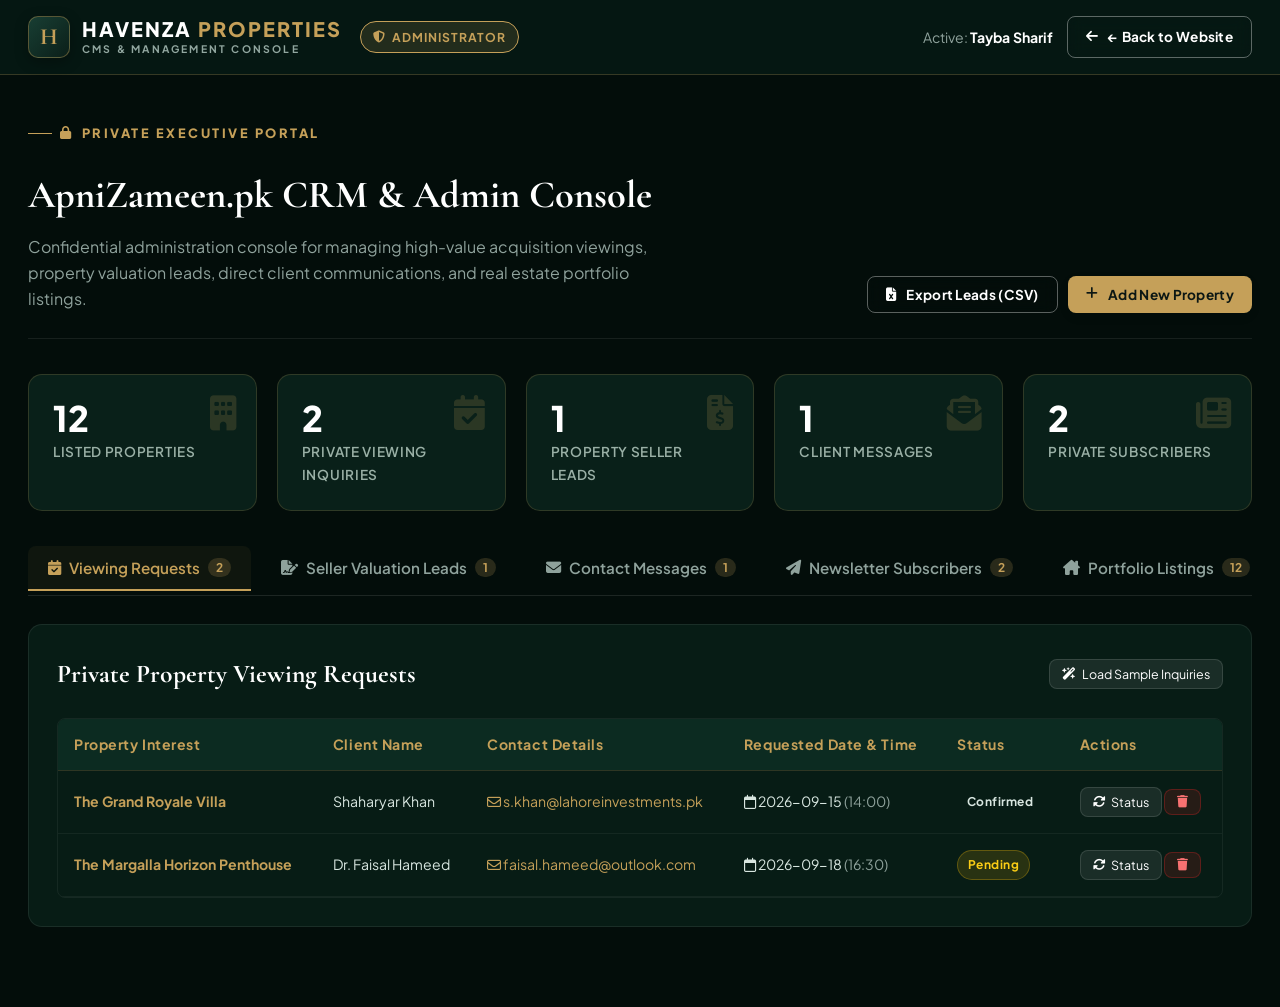
<file: admin.html>
<!DOCTYPE html>
<html lang="en">
<head>
  <meta charset="UTF-8">
  <meta name="viewport" content="width=device-width, initial-scale=1.0">
  <title>ApniZameen.pk — CMS & Admin Dashboard</title>
  
  <!-- Google Fonts: Plus Jakarta Sans & Cormorant Garamond -->
  <link rel="preconnect" href="https://fonts.googleapis.com">
  <link rel="preconnect" href="https://fonts.gstatic.com" crossorigin>
  <link href="https://fonts.googleapis.com/css2?family=Cormorant+Garamond:ital,wght@0,500;0,600;0,700;1,400&family=Plus+Jakarta+Sans:wght@300;400;500;600;700;800&display=swap" rel="stylesheet">
  
  <!-- Font Awesome Icons -->
  <link rel="stylesheet" href="https://cdnjs.cloudflare.com/ajax/libs/font-awesome/6.5.1/css/all.min.css">
  
  <!-- Main Stylesheet -->
  <link rel="stylesheet" href="css/style.css">

  <style>
    /* Dedicated Admin Dashboard Styling */
    body.admin-body {
      background-color: #030d0a;
      color: #e4eee9;
      min-height: 100vh;
      display: flex;
      flex-direction: column;
    }

    .admin-navbar {
      background: rgba(6, 24, 19, 0.96);
      backdrop-filter: blur(14px);
      border-bottom: 1px solid rgba(197, 160, 89, 0.25);
      position: sticky;
      top: 0;
      z-index: 100;
      padding: 16px 0;
    }

    .admin-navbar-inner {
      display: flex;
      align-items: center;
      justify-content: space-between;
      gap: 20px;
    }

    .admin-badge-role {
      display: inline-flex;
      align-items: center;
      gap: 6px;
      background: rgba(197, 160, 89, 0.15);
      border: 1px solid var(--color-gold);
      color: var(--color-gold);
      font-size: 0.76rem;
      font-weight: 700;
      letter-spacing: 0.08em;
      text-transform: uppercase;
      padding: 5px 12px;
      border-radius: var(--radius-full);
    }

    .admin-main {
      flex: 1;
      padding: 40px 0 80px;
    }

    .admin-hero {
      margin-bottom: 35px;
      display: flex;
      justify-content: space-between;
      align-items: flex-end;
      flex-wrap: wrap;
      gap: 20px;
      border-bottom: 1px solid rgba(255, 255, 255, 0.08);
      padding-bottom: 25px;
    }

    .admin-hero h1 {
      font-family: var(--font-serif);
      font-size: 2.4rem;
      font-weight: 700;
      color: #ffffff;
      margin-top: 6px;
    }

    /* Stats Grid */
    .admin-stats-grid {
      display: grid;
      grid-template-columns: repeat(auto-fit, minmax(220px, 1fr));
      gap: 20px;
      margin-bottom: 35px;
    }

    .admin-stat-card {
      background: #092019;
      border: 1px solid rgba(197, 160, 89, 0.2);
      border-radius: var(--radius-md);
      padding: 24px;
      position: relative;
      overflow: hidden;
      transition: transform var(--transition-fast), border-color var(--transition-fast);
    }

    .admin-stat-card:hover {
      transform: translateY(-3px);
      border-color: var(--color-gold);
    }

    .admin-stat-card i.stat-icon {
      position: absolute;
      right: 20px;
      top: 20px;
      font-size: 2.2rem;
      color: rgba(197, 160, 89, 0.18);
    }

    .admin-stat-num {
      font-size: 2.2rem;
      font-weight: 800;
      color: #ffffff;
      line-height: 1.1;
      margin-bottom: 4px;
    }

    .admin-stat-label {
      font-size: 0.85rem;
      font-weight: 600;
      color: #9ab0a6;
      text-transform: uppercase;
      letter-spacing: 0.05em;
    }

    /* Admin Tabs */
    .admin-tabs {
      display: flex;
      gap: 10px;
      border-bottom: 1px solid rgba(255, 255, 255, 0.1);
      margin-bottom: 28px;
      overflow-x: auto;
      padding-bottom: 4px;
    }

    .admin-tab {
      background: none;
      border: none;
      color: #8fa29c;
      font-family: var(--font-body);
      font-size: 0.95rem;
      font-weight: 600;
      padding: 12px 20px;
      cursor: pointer;
      border-bottom: 2px solid transparent;
      display: inline-flex;
      align-items: center;
      gap: 8px;
      transition: all var(--transition-fast);
      white-space: nowrap;
    }

    .admin-tab:hover {
      color: #ffffff;
    }

    .admin-tab.active {
      color: var(--color-gold);
      border-bottom-color: var(--color-gold);
      background: rgba(197, 160, 89, 0.06);
      border-radius: var(--radius-sm) var(--radius-sm) 0 0;
    }

    .tab-badge {
      background: rgba(197, 160, 89, 0.2);
      color: var(--color-gold);
      font-size: 0.75rem;
      padding: 2px 8px;
      border-radius: var(--radius-full);
      font-weight: 700;
    }

    /* Tab Panes */
    .admin-pane {
      display: none;
      background: #071c15;
      border: 1px solid rgba(255, 255, 255, 0.08);
      border-radius: var(--radius-md);
      padding: 28px;
    }

    .admin-pane.active {
      display: block;
      animation: fadeIn 0.3s ease;
    }

    @keyframes fadeIn {
      from { opacity: 0; transform: translateY(6px); }
      to { opacity: 1; transform: translateY(0); }
    }

    /* Action bar inside pane */
    .pane-header-actions {
      display: flex;
      justify-content: space-between;
      align-items: center;
      margin-bottom: 22px;
      flex-wrap: wrap;
      gap: 16px;
    }

    .pane-title {
      font-family: var(--font-serif);
      font-size: 1.6rem;
      color: #ffffff;
    }

    /* Tables */
    .table-container {
      overflow-x: auto;
      border-radius: var(--radius-sm);
      border: 1px solid rgba(255, 255, 255, 0.06);
    }

    .admin-table {
      width: 100%;
      border-collapse: collapse;
      text-align: left;
      font-size: 0.88rem;
    }

    .admin-table th {
      background: #0c2b21;
      color: var(--color-gold);
      padding: 14px 16px;
      font-weight: 700;
      letter-spacing: 0.04em;
      border-bottom: 1px solid rgba(197, 160, 89, 0.2);
      white-space: nowrap;
    }

    .admin-table td {
      padding: 16px;
      border-bottom: 1px solid rgba(255, 255, 255, 0.05);
      color: #d8e6e0;
      vertical-align: middle;
    }

    .admin-table tr:hover td {
      background: rgba(255, 255, 255, 0.02);
    }

    .status-badge {
      display: inline-block;
      padding: 4px 10px;
      border-radius: var(--radius-full);
      font-size: 0.75rem;
      font-weight: 700;
      letter-spacing: 0.04em;
    }

    .status-pending {
      background: rgba(234, 179, 8, 0.15);
      color: #facc15;
      border: 1px solid rgba(234, 179, 8, 0.3);
    }

    .status-contacted {
      background: rgba(59, 130, 246, 0.15);
      color: #60a5fa;
      border: 1px solid rgba(59, 130, 246, 0.3);
    }

    .status-completed {
      background: rgba(34, 197, 94, 0.15);
      color: #4ade80;
      border: 1px solid rgba(34, 197, 94, 0.3);
    }

    .admin-btn-action {
      background: rgba(255, 255, 255, 0.08);
      border: 1px solid rgba(255, 255, 255, 0.12);
      color: #ffffff;
      padding: 6px 12px;
      border-radius: var(--radius-sm);
      font-size: 0.78rem;
      cursor: pointer;
      display: inline-flex;
      align-items: center;
      gap: 6px;
      transition: all var(--transition-fast);
    }

    .admin-btn-action:hover {
      background: var(--color-gold);
      border-color: var(--color-gold);
      color: #030d0a;
    }

    .admin-btn-delete {
      background: rgba(220, 38, 38, 0.15);
      border: 1px solid rgba(220, 38, 38, 0.3);
      color: #f87171;
    }

    .admin-btn-delete:hover {
      background: #dc2626;
      border-color: #dc2626;
      color: #ffffff;
    }

    /* Modal Form inside Admin */
    .admin-modal-overlay {
      display: none;
      position: fixed;
      inset: 0;
      background: rgba(0, 0, 0, 0.8);
      backdrop-filter: blur(8px);
      z-index: 1000;
      align-items: center;
      justify-content: center;
      padding: 20px;
    }

    .admin-modal-overlay.active {
      display: flex;
    }

    .admin-modal-box {
      background: #092019;
      border: 1px solid var(--color-gold-border);
      border-radius: var(--radius-md);
      max-width: 680px;
      width: 100%;
      max-height: 90vh;
      overflow-y: auto;
      padding: 30px;
      box-shadow: var(--shadow-xl);
    }

    .admin-form-group {
      margin-bottom: 18px;
    }

    .admin-form-group label {
      display: block;
      font-size: 0.85rem;
      font-weight: 700;
      margin-bottom: 6px;
      color: #c5d6cf;
    }

    .admin-form-control {
      width: 100%;
      background: #05140f;
      border: 1px solid rgba(255, 255, 255, 0.15);
      border-radius: var(--radius-sm);
      padding: 10px 14px;
      color: #ffffff;
      font-family: var(--font-body);
      font-size: 0.9rem;
    }

    .admin-form-control:focus {
      outline: none;
      border-color: var(--color-gold);
    }
  </style>
</head>
<body class="admin-body">

  <!-- Top Admin Navbar -->
  <header class="admin-navbar">
    <div class="container admin-navbar-inner">
      <div style="display: flex; align-items: center; gap: 18px;">
        <a href="index.html" class="brand-logo" title="Return to Website">
          <div class="brand-crest">H</div>
          <div class="brand-text">
            <div class="brand-name">HAVENZA <span>PROPERTIES</span></div>
            <div class="brand-tag">CMS & Management Console</div>
          </div>
        </a>
        <span class="admin-badge-role"><i class="fa-solid fa-shield-halved"></i> Administrator</span>
      </div>

      <div style="display: flex; align-items: center; gap: 14px;">
        <span style="font-size: 0.88rem; color: #8fa29c;" class="hide-mobile">
          Active: <strong style="color: #ffffff;">Tayba Sharif</strong>
        </span>
        <a href="index.html" class="btn btn-outline btn-sm">
          <i class="fa-solid fa-arrow-left"></i>
          <span>← Back to Website</span>
        </a>
      </div>
    </div>
  </header>

  <!-- Main Content -->
  <main class="admin-main">
    <div class="container">
      
      <!-- Admin Header Area -->
      <div class="admin-hero">
        <div>
          <div class="kicker"><i class="fa-solid fa-lock"></i> Private Executive Portal</div>
          <h1>ApniZameen.pk CRM & Admin Console</h1>
          <p style="color: #8fa29c; margin-top: 6px; max-width: 650px;">
            Confidential administration console for managing high-value acquisition viewings, property valuation leads, direct client communications, and real estate portfolio listings.
          </p>
        </div>
        <div style="display: flex; gap: 10px; flex-wrap: wrap;">
          <button class="btn btn-outline btn-sm" onclick="AdminPanel.exportToCSV()">
            <i class="fa-solid fa-file-excel"></i> Export Leads (CSV)
          </button>
          <button class="btn btn-primary btn-sm" onclick="AdminPanel.openAddPropertyModal()">
            <i class="fa-solid fa-plus"></i> Add New Property
          </button>
        </div>
      </div>

      <!-- Live Metric Stats Grid -->
      <div class="admin-stats-grid">
        <div class="admin-stat-card">
          <i class="fa-solid fa-building stat-icon"></i>
          <div class="admin-stat-num" id="statProperties">12</div>
          <div class="admin-stat-label">Listed Properties</div>
        </div>

        <div class="admin-stat-card">
          <i class="fa-solid fa-calendar-check stat-icon"></i>
          <div class="admin-stat-num" id="statViewings">0</div>
          <div class="admin-stat-label">Private Viewing Inquiries</div>
        </div>

        <div class="admin-stat-card">
          <i class="fa-solid fa-file-invoice-dollar stat-icon"></i>
          <div class="admin-stat-num" id="statSellers">0</div>
          <div class="admin-stat-label">Property Seller Leads</div>
        </div>

        <div class="admin-stat-card">
          <i class="fa-solid fa-envelope-open-text stat-icon"></i>
          <div class="admin-stat-num" id="statMessages">0</div>
          <div class="admin-stat-label">Client Messages</div>
        </div>

        <div class="admin-stat-card">
          <i class="fa-solid fa-newspaper stat-icon"></i>
          <div class="admin-stat-num" id="statSubscribers">0</div>
          <div class="admin-stat-label">Private Subscribers</div>
        </div>
      </div>

      <!-- Tab Navigation -->
      <div class="admin-tabs">
        <button class="admin-tab active" data-tab="viewings" onclick="AdminPanel.switchTab('viewings')">
          <i class="fa-solid fa-calendar-check"></i> Viewing Requests
          <span class="tab-badge" id="badgeViewings">0</span>
        </button>
        <button class="admin-tab" data-tab="sellers" onclick="AdminPanel.switchTab('sellers')">
          <i class="fa-solid fa-file-signature"></i> Seller Valuation Leads
          <span class="tab-badge" id="badgeSellers">0</span>
        </button>
        <button class="admin-tab" data-tab="messages" onclick="AdminPanel.switchTab('messages')">
          <i class="fa-solid fa-envelope"></i> Contact Messages
          <span class="tab-badge" id="badgeMessages">0</span>
        </button>
        <button class="admin-tab" data-tab="newsletter" onclick="AdminPanel.switchTab('newsletter')">
          <i class="fa-solid fa-paper-plane"></i> Newsletter Subscribers
          <span class="tab-badge" id="badgeNewsletter">0</span>
        </button>
        <button class="admin-tab" data-tab="properties" onclick="AdminPanel.switchTab('properties')">
          <i class="fa-solid fa-house-chimney"></i> Portfolio Listings
          <span class="tab-badge" id="badgeProperties">12</span>
        </button>
        <button class="admin-tab" data-tab="tools" onclick="AdminPanel.switchTab('tools')">
          <i class="fa-solid fa-sliders"></i> System & Data Tools
        </button>
      </div>

      <!-- Tab 1: Viewing Requests -->
      <div class="admin-pane active" id="pane-viewings">
        <div class="pane-header-actions">
          <h2 class="pane-title">Private Property Viewing Requests</h2>
          <button class="admin-btn-action" onclick="AdminPanel.seedSampleViewings()">
            <i class="fa-solid fa-wand-magic-sparkles"></i> Load Sample Inquiries
          </button>
        </div>
        <div class="table-container">
          <table class="admin-table">
            <thead>
              <tr>
                <th>Property Interest</th>
                <th>Client Name</th>
                <th>Contact Details</th>
                <th>Requested Date & Time</th>
                <th>Status</th>
                <th>Actions</th>
              </tr>
            </thead>
            <tbody id="viewingsTableBody">
              <!-- Populated by JS -->
            </tbody>
          </table>
        </div>
      </div>

      <!-- Tab 2: Seller Leads -->
      <div class="admin-pane" id="pane-sellers">
        <div class="pane-header-actions">
          <h2 class="pane-title">Property Valuation & Seller Listings</h2>
          <button class="admin-btn-action" onclick="AdminPanel.seedSampleSellers()">
            <i class="fa-solid fa-wand-magic-sparkles"></i> Load Sample Leads
          </button>
        </div>
        <div class="table-container">
          <table class="admin-table">
            <thead>
              <tr>
                <th>Seller Name</th>
                <th>Location & City</th>
                <th>Property Type & Size</th>
                <th>Contact</th>
                <th>Notes / Asking Price</th>
                <th>Status</th>
                <th>Actions</th>
              </tr>
            </thead>
            <tbody id="sellersTableBody">
              <!-- Populated by JS -->
            </tbody>
          </table>
        </div>
      </div>

      <!-- Tab 3: Contact Messages -->
      <div class="admin-pane" id="pane-messages">
        <div class="pane-header-actions">
          <h2 class="pane-title">Direct Client Enquiries</h2>
          <button class="admin-btn-action" onclick="AdminPanel.seedSampleMessages()">
            <i class="fa-solid fa-wand-magic-sparkles"></i> Load Sample Messages
          </button>
        </div>
        <div class="table-container">
          <table class="admin-table">
            <thead>
              <tr>
                <th>Sender</th>
                <th>Subject</th>
                <th>Message Content</th>
                <th>Date Received</th>
                <th>Status</th>
                <th>Actions</th>
              </tr>
            </thead>
            <tbody id="messagesTableBody">
              <!-- Populated by JS -->
            </tbody>
          </table>
        </div>
      </div>

      <!-- Tab 4: Newsletter Subscribers -->
      <div class="admin-pane" id="pane-newsletter">
        <div class="pane-header-actions">
          <h2 class="pane-title">Market Report Subscribers</h2>
          <button class="admin-btn-action" onclick="AdminPanel.exportNewsletterCSV()">
            <i class="fa-solid fa-download"></i> Export Emails
          </button>
        </div>
        <div class="table-container">
          <table class="admin-table">
            <thead>
              <tr>
                <th>Subscriber Email</th>
                <th>Date Subscribed</th>
                <th>Actions</th>
              </tr>
            </thead>
            <tbody id="newsletterTableBody">
              <!-- Populated by JS -->
            </tbody>
          </table>
        </div>
      </div>

      <!-- Tab 5: Portfolio Listings -->
      <div class="admin-pane" id="pane-properties">
        <div class="pane-header-actions">
          <h2 class="pane-title">Active Property Portfolio</h2>
          <button class="btn btn-primary btn-sm" onclick="AdminPanel.openAddPropertyModal()">
            <i class="fa-solid fa-plus"></i> Add New Listing
          </button>
        </div>
        <div class="table-container">
          <table class="admin-table">
            <thead>
              <tr>
                <th>ID</th>
                <th>Title & Location</th>
                <th>Category</th>
                <th>Purpose</th>
                <th>Price (PKR)</th>
                <th>Bed / Bath</th>
                <th>Actions</th>
              </tr>
            </thead>
            <tbody id="propertiesTableBody">
              <!-- Populated by JS -->
            </tbody>
          </table>
        </div>
      </div>

      <!-- Tab 6: System & Data Tools -->
      <div class="admin-pane" id="pane-tools">
        <div class="pane-header-actions">
          <h2 class="pane-title">System Controls & Storage Management</h2>
        </div>
        <div style="display: grid; grid-template-columns: repeat(auto-fit, minmax(280px, 1fr)); gap: 20px;">
          <div style="background: rgba(255,255,255,0.03); border: 1px solid rgba(255,255,255,0.08); padding: 22px; border-radius: var(--radius-sm);">
            <h3 style="color: #ffffff; margin-bottom: 8px;"><i class="fa-solid fa-file-csv" style="color: var(--color-gold);"></i> Data Export</h3>
            <p style="font-size: 0.85rem; color: #8fa29c; margin-bottom: 16px;">Download all viewing tours, seller leads, and client messages into a consolidated Excel CSV format.</p>
            <button class="btn btn-outline btn-sm" onclick="AdminPanel.exportToCSV()">Export All Leads to CSV</button>
          </div>

          <div style="background: rgba(255,255,255,0.03); border: 1px solid rgba(255,255,255,0.08); padding: 22px; border-radius: var(--radius-sm);">
            <h3 style="color: #ffffff; margin-bottom: 8px;"><i class="fa-solid fa-database" style="color: var(--color-gold);"></i> Pre-Populate Demo Leads</h3>
            <p style="font-size: 0.85rem; color: #8fa29c; margin-bottom: 16px;">Inject verified sample viewing bookings and valuation leads to test the CRM experience.</p>
            <button class="btn btn-outline btn-sm" onclick="AdminPanel.seedAllData()">Inject All Sample Leads</button>
          </div>

          <div style="background: rgba(220,38,38,0.08); border: 1px solid rgba(220,38,38,0.25); padding: 22px; border-radius: var(--radius-sm);">
            <h3 style="color: #f87171; margin-bottom: 8px;"><i class="fa-solid fa-triangle-exclamation"></i> Clear Inquiries</h3>
            <p style="font-size: 0.85rem; color: #fca5a5; margin-bottom: 16px;">Reset all submitted inquiries and leads from local browser storage.</p>
            <button class="admin-btn-action admin-btn-delete" onclick="AdminPanel.clearAllData()">Clear Inquiries Storage</button>
          </div>
        </div>
      </div>

    </div>
  </main>

  <!-- Add Property Modal -->
  <div class="admin-modal-overlay" id="addPropertyModal">
    <div class="admin-modal-box">
      <div style="display: flex; justify-content: space-between; align-items: center; margin-bottom: 20px;">
        <h3 style="font-family: var(--font-serif); font-size: 1.6rem; color: #ffffff;">Add New Property Listing</h3>
        <button class="btn btn-outline btn-sm" onclick="AdminPanel.closeAddPropertyModal()"><i class="fa-solid fa-xmark"></i></button>
      </div>

      <form id="addPropertyForm" onsubmit="AdminPanel.saveNewProperty(event)">
        <div class="admin-form-group">
          <label>Property Title *</label>
          <input type="text" id="propTitle" class="admin-form-control" placeholder="e.g. The Margalla Sky Penthouse" required>
        </div>

        <div style="display: grid; grid-template-columns: 1fr 1fr; gap: 14px;">
          <div class="admin-form-group">
            <label>Purpose *</label>
            <select id="propPurpose" class="admin-form-control" required>
              <option value="buy">For Sale</option>
              <option value="rent">For Rent</option>
            </select>
          </div>

          <div class="admin-form-group">
            <label>Category *</label>
            <select id="propCategory" class="admin-form-control" required>
              <option value="Villa">Luxury Villa</option>
              <option value="Penthouse">Sky Penthouse</option>
              <option value="Apartment">Luxury Apartment</option>
              <option value="House">Executive House</option>
              <option value="Commercial">Commercial Plaza / Floor</option>
              <option value="Plot">Prime Plot</option>
            </select>
          </div>
        </div>

        <div style="display: grid; grid-template-columns: 1fr 1fr; gap: 14px;">
          <div class="admin-form-group">
            <label>City *</label>
            <select id="propCity" class="admin-form-control" required>
              <option value="Lahore">Lahore</option>
              <option value="Islamabad">Islamabad</option>
              <option value="Karachi">Karachi</option>
              <option value="Rawalpindi">Rawalpindi</option>
              <option value="Faisalabad">Faisalabad</option>
            </select>
          </div>

          <div class="admin-form-group">
            <label>Location & Address *</label>
            <input type="text" id="propLocation" class="admin-form-control" placeholder="e.g. DHA Phase 6, Lahore" required>
          </div>
        </div>

        <div style="display: grid; grid-template-columns: 1fr 1fr; gap: 14px;">
          <div class="admin-form-group">
            <label>Price in PKR *</label>
            <input type="number" id="propPricePKR" class="admin-form-control" placeholder="e.g. 185000000" required>
          </div>

          <div class="admin-form-group">
            <label>Price Display *</label>
            <input type="text" id="propPriceDisplay" class="admin-form-control" placeholder="e.g. PKR 18.5 Crore" required>
          </div>
        </div>

        <div style="display: grid; grid-template-columns: 1fr 1fr 1fr; gap: 14px;">
          <div class="admin-form-group">
            <label>Bedrooms</label>
            <input type="number" id="propBeds" class="admin-form-control" value="5" min="0">
          </div>

          <div class="admin-form-group">
            <label>Bathrooms</label>
            <input type="number" id="propBaths" class="admin-form-control" value="6" min="0">
          </div>

          <div class="admin-form-group">
            <label>Area Display</label>
            <input type="text" id="propArea" class="admin-form-control" placeholder="e.g. 1 Kanal (5,400 Sq Ft)">
          </div>
        </div>

        <div class="admin-form-group">
          <label>Photo Image URL</label>
          <input type="url" id="propImage" class="admin-form-control" placeholder="https://images.unsplash.com/photo-..." value="https://images.unsplash.com/photo-1600596542815-ffad4c1539a9?auto=format&fit=crop&w=1600&q=85">
        </div>

        <div class="admin-form-group">
          <label>Description</label>
          <textarea id="propDesc" class="admin-form-control" rows="3" placeholder="Architectural description of the residence..."></textarea>
        </div>

        <div style="display: flex; justify-content: flex-end; gap: 12px; margin-top: 24px;">
          <button type="button" class="btn btn-outline" onclick="AdminPanel.closeAddPropertyModal()">Cancel</button>
          <button type="submit" class="btn btn-primary"><i class="fa-solid fa-check"></i> Publish Property</button>
        </div>
      </form>
    </div>
  </div>

  <!-- Load Global Data & Admin Engine -->
  <script src="js/data.js"></script>
  <script>
    /**
     * ApniZameen.pk — Admin Panel Controller
     * Provides client-side CRM for viewing bookings, seller leads, contact messages,
     * property listings, and CSV export. Synchronized via localStorage.
     */
    const AdminPanel = (function() {
      'use strict';

      // Storage Keys
      const KEYS = {
        VIEWINGS: 'havenza_viewings',
        SELLERS: 'havenza_sellers',
        MESSAGES: 'havenza_messages',
        NEWSLETTER: 'havenza_newsletter',
        CUSTOM_PROPERTIES: 'havenza_custom_properties'
      };

      // Sample Data for Immediate Experience
      const SAMPLE_VIEWINGS = [
        {
          id: 'vw-1',
          propertyTitle: 'The Grand Royale Villa',
          name: 'Shaharyar Khan',
          email: 's.khan@lahoreinvestments.pk',
          phone: 'Via Email Preferred',
          date: '2026-09-15',
          time: '14:00',
          status: 'Confirmed',
          createdAt: '2026-09-08T10:30:00Z'
        },
        {
          id: 'vw-2',
          propertyTitle: 'The Margalla Horizon Penthouse',
          name: 'Dr. Faisal Hameed',
          email: 'faisal.hameed@outlook.com',
          phone: 'Via Email Preferred',
          date: '2026-09-18',
          time: '16:30',
          status: 'Pending',
          createdAt: '2026-09-09T08:15:00Z'
        }
      ];

      const SAMPLE_SELLERS = [
        {
          id: 'sel-1',
          name: 'Mian Tariq Mehmood',
          location: 'DHA Phase 5, Lahore',
          type: 'Luxury Villa',
          size: '2 Kanal',
          email: 'tariq.mehmood@mehmoodgroup.com',
          phone: 'Via Email Preferred',
          notes: 'Asking PKR 45 Crore. Full imported marble, heated pool, built 2024.',
          status: 'Contacted',
          createdAt: '2026-09-07T14:20:00Z'
        }
      ];

      const SAMPLE_MESSAGES = [
        {
          id: 'msg-1',
          name: 'Zaryab Hassan (Overseas Pakistani - UK)',
          email: 'zaryab.hassan@londonadvisory.co.uk',
          subject: 'Commercial Acquisition in Islamabad Blue Area',
          message: 'Interested in Grade-A corporate floorplates yielding 9%+ net. Please forward verified title dossiers.',
          status: 'Unread',
          createdAt: '2026-09-08T18:40:00Z'
        }
      ];

      const SAMPLE_NEWSLETTER = [
        { email: 'investor.portfolio@dubaiholdings.ae', date: '2026-09-05' },
        { email: 'kamran.sharif@fintechpk.com', date: '2026-09-07' }
      ];

      function getStorage(key, fallback = []) {
        try {
          const item = localStorage.getItem(key);
          return item ? JSON.parse(item) : fallback;
        } catch (e) {
          return fallback;
        }
      }

      function setStorage(key, data) {
        try {
          localStorage.setItem(key, JSON.stringify(data));
        } catch (e) {
          console.error('Storage error:', e);
        }
      }

      // Initialize defaults if empty
      function checkDefaults() {
        if (!localStorage.getItem(KEYS.VIEWINGS)) setStorage(KEYS.VIEWINGS, SAMPLE_VIEWINGS);
        if (!localStorage.getItem(KEYS.SELLERS)) setStorage(KEYS.SELLERS, SAMPLE_SELLERS);
        if (!localStorage.getItem(KEYS.MESSAGES)) setStorage(KEYS.MESSAGES, SAMPLE_MESSAGES);
        if (!localStorage.getItem(KEYS.NEWSLETTER)) setStorage(KEYS.NEWSLETTER, SAMPLE_NEWSLETTER);
      }

      function getAllProperties() {
        const custom = getStorage(KEYS.CUSTOM_PROPERTIES, []);
        const base = (window.HAVENZA_DATA && window.HAVENZA_DATA.properties) ? window.HAVENZA_DATA.properties : [];
        const map = new Map();
        base.forEach(p => map.set(p.id, p));
        custom.forEach(p => map.set(p.id, p));
        return Array.from(map.values());
      }

      // Render Dashboard
      function render() {
        const viewings = getStorage(KEYS.VIEWINGS, []);
        const sellers = getStorage(KEYS.SELLERS, []);
        const messages = getStorage(KEYS.MESSAGES, []);
        const newsletter = getStorage(KEYS.NEWSLETTER, []);
        const properties = getAllProperties();

        // Update stats
        document.getElementById('statProperties').textContent = properties.length;
        document.getElementById('statViewings').textContent = viewings.length;
        document.getElementById('statSellers').textContent = sellers.length;
        document.getElementById('statMessages').textContent = messages.length;
        document.getElementById('statSubscribers').textContent = newsletter.length;

        // Update badges
        document.getElementById('badgeViewings').textContent = viewings.length;
        document.getElementById('badgeSellers').textContent = sellers.length;
        document.getElementById('badgeMessages').textContent = messages.length;
        document.getElementById('badgeNewsletter').textContent = newsletter.length;
        document.getElementById('badgeProperties').textContent = properties.length;

        // Render Viewings Table
        const vBody = document.getElementById('viewingsTableBody');
        if (viewings.length === 0) {
          vBody.innerHTML = `<tr><td colspan="6" style="text-align:center;padding:30px;color:#8fa29c;">No viewing requests recorded yet.</td></tr>`;
        } else {
          vBody.innerHTML = viewings.map(v => `
            <tr>
              <td><strong style="color:var(--color-gold);">${v.propertyTitle || 'Residence'}</strong></td>
              <td>${v.name}</td>
              <td>
                <a href="mailto:${v.email}" style="color:var(--color-gold);"><i class="fa-regular fa-envelope"></i> ${v.email}</a>
                ${v.phone && v.phone !== 'Via Email Preferred' ? `<div style="font-size:0.8rem;color:#8fa29c;"><i class="fa-solid fa-phone"></i> ${v.phone}</div>` : ''}
              </td>
              <td><i class="fa-regular fa-calendar"></i> ${v.date || 'TBD'} <span style="color:#8fa29c;">(${v.time || 'Flexible'})</span></td>
              <td>
                <span class="status-badge status-${(v.status || 'pending').toLowerCase()}">${v.status || 'Pending'}</span>
              </td>
              <td>
                <button class="admin-btn-action" onclick="AdminPanel.toggleViewingStatus('${v.id}')">
                  <i class="fa-solid fa-rotate"></i> Status
                </button>
                <button class="admin-btn-action admin-btn-delete" onclick="AdminPanel.deleteViewing('${v.id}')">
                  <i class="fa-solid fa-trash"></i>
                </button>
              </td>
            </tr>
          `).join('');
        }

        // Render Sellers Table
        const sBody = document.getElementById('sellersTableBody');
        if (sellers.length === 0) {
          sBody.innerHTML = `<tr><td colspan="7" style="text-align:center;padding:30px;color:#8fa29c;">No seller leads recorded yet.</td></tr>`;
        } else {
          sBody.innerHTML = sellers.map(s => `
            <tr>
              <td><strong>${s.name}</strong></td>
              <td>${s.location || 'Pakistan'}</td>
              <td><span class="badge" style="background:rgba(197,160,89,0.15);color:var(--color-gold);padding:3px 8px;border-radius:4px;">${s.type || 'Property'}</span> ${s.size ? `· ${s.size}` : ''}</td>
              <td><a href="mailto:${s.email}" style="color:var(--color-gold);"><i class="fa-regular fa-envelope"></i> ${s.email}</a></td>
              <td style="max-width:250px;font-size:0.82rem;color:#b2c4bd;">${s.notes || 'No extra notes'}</td>
              <td><span class="status-badge status-${(s.status || 'pending').toLowerCase()}">${s.status || 'Pending'}</span></td>
              <td>
                <button class="admin-btn-action" onclick="AdminPanel.toggleSellerStatus('${s.id}')"><i class="fa-solid fa-rotate"></i></button>
                <button class="admin-btn-action admin-btn-delete" onclick="AdminPanel.deleteSeller('${s.id}')"><i class="fa-solid fa-trash"></i></button>
              </td>
            </tr>
          `).join('');
        }

        // Render Messages Table
        const mBody = document.getElementById('messagesTableBody');
        if (messages.length === 0) {
          mBody.innerHTML = `<tr><td colspan="6" style="text-align:center;padding:30px;color:#8fa29c;">No messages recorded yet.</td></tr>`;
        } else {
          mBody.innerHTML = messages.map(m => `
            <tr>
              <td>
                <strong>${m.name}</strong><br>
                <a href="mailto:${m.email}" style="font-size:0.8rem;color:var(--color-gold);"><i class="fa-regular fa-envelope"></i> ${m.email}</a>
              </td>
              <td style="color:#ffffff;">${m.subject || 'Direct Inquiry'}</td>
              <td style="max-width:320px;font-size:0.85rem;color:#b2c4bd;">${m.message}</td>
              <td style="font-size:0.8rem;color:#8fa29c;">${m.createdAt ? new Date(m.createdAt).toLocaleDateString() : 'Recent'}</td>
              <td><span class="status-badge status-${(m.status || 'unread').toLowerCase()}">${m.status || 'Unread'}</span></td>
              <td>
                <a href="mailto:${m.email}?subject=RE:%20Havenza%20Properties%20Inquiry" class="admin-btn-action"><i class="fa-solid fa-reply"></i> Reply</a>
                <button class="admin-btn-action admin-btn-delete" onclick="AdminPanel.deleteMessage('${m.id}')"><i class="fa-solid fa-trash"></i></button>
              </td>
            </tr>
          `).join('');
        }

        // Render Newsletter Table
        const nBody = document.getElementById('newsletterTableBody');
        if (newsletter.length === 0) {
          nBody.innerHTML = `<tr><td colspan="3" style="text-align:center;padding:30px;color:#8fa29c;">No subscribers yet.</td></tr>`;
        } else {
          nBody.innerHTML = newsletter.map((n, i) => `
            <tr>
              <td><strong>${typeof n === 'string' ? n : n.email}</strong></td>
              <td style="color:#8fa29c;">${n.date || 'Recent'}</td>
              <td>
                <button class="admin-btn-action admin-btn-delete" onclick="AdminPanel.deleteNewsletter(${i})"><i class="fa-solid fa-trash"></i></button>
              </td>
            </tr>
          `).join('');
        }

        // Render Properties Table
        const pBody = document.getElementById('propertiesTableBody');
        pBody.innerHTML = properties.map(p => `
          <tr>
            <td style="font-size:0.75rem;color:#8fa29c;">${p.id}</td>
            <td>
              <strong style="color:#ffffff;">${p.title}</strong>
              <div style="font-size:0.78rem;color:#8fa29c;">${p.location}</div>
            </td>
            <td>${p.category}</td>
            <td><span class="status-badge status-${p.purpose === 'buy' ? 'completed' : 'contacted'}">${p.purpose === 'buy' ? 'Sale' : 'Rent'}</span></td>
            <td style="color:var(--color-gold);font-weight:700;">${p.priceDisplayPKR}</td>
            <td>${p.bedrooms || '—'} Beds · ${p.bathrooms || '—'} Baths</td>
            <td>
              <a href="index.html#properties" target="_blank" class="admin-btn-action" title="View on site"><i class="fa-regular fa-eye"></i> View</a>
              <button class="admin-btn-action admin-btn-delete" onclick="AdminPanel.deleteProperty('${p.id}')"><i class="fa-solid fa-trash"></i></button>
            </td>
          </tr>
        `).join('');
      }

      // Tab switching
      function switchTab(tabId) {
        document.querySelectorAll('.admin-tab').forEach(b => b.classList.toggle('active', b.dataset.tab === tabId));
        document.querySelectorAll('.admin-pane').forEach(p => p.classList.toggle('active', p.id === `pane-${tabId}`));
      }

      // Status toggles & deletes
      function toggleViewingStatus(id) {
        const list = getStorage(KEYS.VIEWINGS, []);
        const item = list.find(v => v.id === id);
        if (item) {
          if (item.status === 'Pending') item.status = 'Contacted';
          else if (item.status === 'Contacted') item.status = 'Completed';
          else item.status = 'Pending';
          setStorage(KEYS.VIEWINGS, list);
          render();
        }
      }

      function deleteViewing(id) {
        if (!confirm('Are you sure you want to remove this viewing request?')) return;
        let list = getStorage(KEYS.VIEWINGS, []);
        list = list.filter(v => v.id !== id);
        setStorage(KEYS.VIEWINGS, list);
        render();
      }

      function toggleSellerStatus(id) {
        const list = getStorage(KEYS.SELLERS, []);
        const item = list.find(s => s.id === id);
        if (item) {
          if (item.status === 'Pending') item.status = 'Contacted';
          else if (item.status === 'Contacted') item.status = 'Completed';
          else item.status = 'Pending';
          setStorage(KEYS.SELLERS, list);
          render();
        }
      }

      function deleteSeller(id) {
        if (!confirm('Remove this seller valuation record?')) return;
        let list = getStorage(KEYS.SELLERS, []);
        list = list.filter(s => s.id !== id);
        setStorage(KEYS.SELLERS, list);
        render();
      }

      function deleteMessage(id) {
        if (!confirm('Delete this message?')) return;
        let list = getStorage(KEYS.MESSAGES, []);
        list = list.filter(m => m.id !== id);
        setStorage(KEYS.MESSAGES, list);
        render();
      }

      function deleteNewsletter(index) {
        let list = getStorage(KEYS.NEWSLETTER, []);
        list.splice(index, 1);
        setStorage(KEYS.NEWSLETTER, list);
        render();
      }

      function deleteProperty(id) {
        if (!confirm(`Are you sure you want to remove property listing ${id}?`)) return;
        let custom = getStorage(KEYS.CUSTOM_PROPERTIES, []);
        custom = custom.filter(p => p.id !== id);
        const base = (window.HAVENZA_DATA && window.HAVENZA_DATA.properties) ? window.HAVENZA_DATA.properties : [];
        const updatedBase = base.filter(p => p.id !== id);
        if (window.HAVENZA_DATA) window.HAVENZA_DATA.properties = updatedBase;
        setStorage(KEYS.CUSTOM_PROPERTIES, updatedBase);
        render();
      }

      // Add Property Modal Handlers
      function openAddPropertyModal() {
        document.getElementById('addPropertyModal').classList.add('active');
      }

      function closeAddPropertyModal() {
        document.getElementById('addPropertyModal').classList.remove('active');
      }

      function saveNewProperty(e) {
        e.preventDefault();
        const pkr = parseInt(document.getElementById('propPricePKR').value, 10);
        const newProp = {
          id: 'hp-' + Math.floor(100 + Math.random() * 900),
          title: document.getElementById('propTitle').value,
          purpose: document.getElementById('propPurpose').value,
          category: document.getElementById('propCategory').value,
          city: document.getElementById('propCity').value,
          location: document.getElementById('propLocation').value,
          address: document.getElementById('propLocation').value,
          pricePKR: pkr,
          priceDisplayPKR: document.getElementById('propPriceDisplay').value,
          priceUSD: Math.round(pkr / 280),
          priceDisplayUSD: '$' + Math.round(pkr / 280).toLocaleString(),
          bedrooms: parseInt(document.getElementById('propBeds').value, 10) || 4,
          bathrooms: parseInt(document.getElementById('propBaths').value, 10) || 5,
          areaDisplay: document.getElementById('propArea').value || '1 Kanal',
          images: [document.getElementById('propImage').value],
          description: document.getElementById('propDesc').value || 'Exclusive luxury residence listed by ApniZameen.pk.',
          featured: true,
          status: 'Available',
          highlights: ['Prime central sector', 'Premium architecture', 'Legal title clearance'],
          amenities: ['Smart Security', 'Designer Kitchen', 'Private Parking', 'Marble Flooring'],
          advisor: {
            name: 'Tayba Sharif',
            title: 'Founder & Principal Advisor',
            email: 'taybasharif96@gmail.com'
          }
        };

        const existingCustom = getStorage(KEYS.CUSTOM_PROPERTIES, (window.HAVENZA_DATA ? window.HAVENZA_DATA.properties : []));
        existingCustom.unshift(newProp);
        setStorage(KEYS.CUSTOM_PROPERTIES, existingCustom);

        closeAddPropertyModal();
        render();
        alert('New luxury property listing published successfully! It is now live on the website.');
      }

      // Export CSV
      function exportToCSV() {
        const viewings = getStorage(KEYS.VIEWINGS, []);
        const sellers = getStorage(KEYS.SELLERS, []);
        const messages = getStorage(KEYS.MESSAGES, []);

        let csv = 'Type,Name,Email,Property/Subject,Details/Notes,Date,Status\n';

        viewings.forEach(v => {
          csv += `"Viewing Request","${v.name || ''}","${v.email || ''}","${v.propertyTitle || ''}","${v.date || ''} ${v.time || ''}","${v.createdAt || ''}","${v.status || ''}"\n`;
        });

        sellers.forEach(s => {
          csv += `"Seller Lead","${s.name || ''}","${s.email || ''}","${s.type || ''} - ${s.location || ''}","${(s.notes || '').replace(/"/g, '""')}","${s.createdAt || ''}","${s.status || ''}"\n`;
        });

        messages.forEach(m => {
          csv += `"Contact Message","${m.name || ''}","${m.email || ''}","${m.subject || ''}","${(m.message || '').replace(/"/g, '""')}","${m.createdAt || ''}","${m.status || ''}"\n`;
        });

        const blob = new Blob([csv], { type: 'text/csv;charset=utf-8;' });
        const url = URL.createObjectURL(blob);
        const a = document.createElement('a');
        a.href = url;
        a.download = `Havenza_Properties_Leads_${new Date().toISOString().split('T')[0]}.csv`;
        a.click();
      }

      function exportNewsletterCSV() {
        const newsletter = getStorage(KEYS.NEWSLETTER, []);
        let csv = 'Email,Date\n';
        newsletter.forEach(n => {
          csv += `"${typeof n === 'string' ? n : n.email}","${n.date || 'Recent'}"\n`;
        });
        const blob = new Blob([csv], { type: 'text/csv;charset=utf-8;' });
        const url = URL.createObjectURL(blob);
        const a = document.createElement('a');
        a.href = url;
        a.download = `Havenza_Newsletter_Subscribers_${new Date().toISOString().split('T')[0]}.csv`;
        a.click();
      }

      function seedAllData() {
        setStorage(KEYS.VIEWINGS, SAMPLE_VIEWINGS);
        setStorage(KEYS.SELLERS, SAMPLE_SELLERS);
        setStorage(KEYS.MESSAGES, SAMPLE_MESSAGES);
        setStorage(KEYS.NEWSLETTER, SAMPLE_NEWSLETTER);
        render();
        alert('Sample inquiries and leads injected into database.');
      }

      function clearAllData() {
        if (!confirm('This will wipe all submitted viewing requests, seller leads, and contact messages from storage. Proceed?')) return;
        localStorage.removeItem(KEYS.VIEWINGS);
        localStorage.removeItem(KEYS.SELLERS);
        localStorage.removeItem(KEYS.MESSAGES);
        localStorage.removeItem(KEYS.NEWSLETTER);
        render();
      }

      // Init
      function init() {
        checkDefaults();
        render();
      }

      return {
        init,
        switchTab,
        toggleViewingStatus,
        deleteViewing,
        toggleSellerStatus,
        deleteSeller,
        deleteMessage,
        deleteNewsletter,
        deleteProperty,
        openAddPropertyModal,
        closeAddPropertyModal,
        saveNewProperty,
        exportToCSV,
        exportNewsletterCSV,
        seedAllData,
        clearAllData,
        seedSampleViewings: () => { setStorage(KEYS.VIEWINGS, SAMPLE_VIEWINGS); render(); },
        seedSampleSellers: () => { setStorage(KEYS.SELLERS, SAMPLE_SELLERS); render(); },
        seedSampleMessages: () => { setStorage(KEYS.MESSAGES, SAMPLE_MESSAGES); render(); }
      };
    })();

    document.addEventListener('DOMContentLoaded', AdminPanel.init);
  </script>
</body>
</html>
</file>
<file: css/style.css>
/* ==========================================================================
   ApniZameen.pk — Luxury Real Estate Design System
   ========================================================================== */

/* --------------------------------------------------------------------------
   Design Tokens & CSS Variables
   -------------------------------------------------------------------------- */
:root {
  /* Brand Palette */
  --color-primary: #061813;
  --color-primary-dark: #030d0a;
  --color-primary-light: #0d2720;
  --color-primary-accent: #153e33;
  --color-primary-subtle: #edf4f0;
  
  --color-gold: #c5a059;
  --color-gold-hover: #d8b46e;
  --color-gold-dark: #a17f3a;
  --color-gold-soft: rgba(197, 160, 89, 0.12);
  --color-gold-border: rgba(197, 160, 89, 0.35);

  --color-cream: #fbfaf7;
  --color-cream-subtle: #f4f1ea;
  --color-surface: #ffffff;
  --color-surface-soft: #f8faf9;
  
  --color-text: #121c19;
  --color-text-secondary: #4a5c56;
  --color-text-muted: #7b8c86;
  --color-text-inverse: #ffffff;
  
  --color-border: #e3e8e5;
  --color-border-light: #eff2f0;
  --color-success: #1b8755;
  --color-danger: #c23934;

  /* Typography */
  --font-body: 'Plus Jakarta Sans', -apple-system, BlinkMacSystemFont, 'Segoe UI', Roboto, Helvetica, Arial, sans-serif;
  --font-serif: 'Cormorant Garamond', 'Playfair Display', Georgia, 'Times New Roman', serif;

  /* Shadows */
  --shadow-xs: 0 1px 3px rgba(6, 24, 19, 0.05);
  --shadow-sm: 0 4px 12px rgba(6, 24, 19, 0.05);
  --shadow-md: 0 10px 28px rgba(6, 24, 19, 0.08);
  --shadow-lg: 0 18px 45px rgba(6, 24, 19, 0.12);
  --shadow-xl: 0 28px 70px rgba(6, 24, 19, 0.18);
  --shadow-gold: 0 8px 25px rgba(197, 160, 89, 0.28);

  /* Border Radii */
  --radius-sm: 8px;
  --radius-md: 14px;
  --radius-lg: 20px;
  --radius-xl: 28px;
  --radius-full: 9999px;

  /* Layout */
  --max-width: 1280px;
  --header-height: 86px;
  
  /* Transitions */
  --transition-fast: 0.2s cubic-bezier(0.16, 1, 0.3, 1);
  --transition-smooth: 0.35s cubic-bezier(0.16, 1, 0.3, 1);
  --transition-slow: 0.6s cubic-bezier(0.16, 1, 0.3, 1);
}

/* --------------------------------------------------------------------------
   Reset & Base Styles
   -------------------------------------------------------------------------- */
*, *::before, *::after {
  box-sizing: border-box;
  margin: 0;
  padding: 0;
}

html {
  scroll-behavior: smooth;
  font-size: 16px;
  -webkit-text-size-adjust: 100%;
}

body {
  font-family: var(--font-body);
  background-color: var(--color-cream);
  color: var(--color-text);
  line-height: 1.65;
  overflow-x: hidden;
  -webkit-font-smoothing: antialiased;
  -moz-osx-font-smoothing: grayscale;
}

img {
  max-width: 100%;
  height: auto;
  display: block;
}

a {
  color: inherit;
  text-decoration: none;
  transition: color var(--transition-fast);
}

button, input, select, textarea {
  font-family: inherit;
  font-size: inherit;
  color: inherit;
}

button {
  cursor: pointer;
  border: none;
  background: none;
}

ul, ol {
  list-style: none;
}

/* --------------------------------------------------------------------------
   Layout Utilities
   -------------------------------------------------------------------------- */
.container {
  max-width: var(--max-width);
  margin-left: auto;
  margin-right: auto;
  padding-left: 28px;
  padding-right: 28px;
}

.section {
  padding-top: 110px;
  padding-bottom: 110px;
  position: relative;
}

.section-cream {
  background-color: var(--color-cream);
}

.section-white {
  background-color: var(--color-surface);
}

.section-dark {
  background-color: var(--color-primary);
  color: var(--color-text-inverse);
}

.section-header {
  text-align: center;
  max-width: 760px;
  margin: 0 auto 60px;
}

.section-header.text-left {
  text-align: left;
  margin-left: 0;
}

.kicker {
  display: inline-flex;
  align-items: center;
  gap: 8px;
  font-size: 0.8rem;
  font-weight: 800;
  letter-spacing: 2.5px;
  text-transform: uppercase;
  color: var(--color-gold);
  margin-bottom: 14px;
}

.kicker::before {
  content: '';
  display: inline-block;
  width: 24px;
  height: 1.5px;
  background-color: var(--color-gold);
}

.kicker.kicker-centered::after {
  content: '';
  display: inline-block;
  width: 24px;
  height: 1.5px;
  background-color: var(--color-gold);
}

.section-title {
  font-family: var(--font-serif);
  font-size: clamp(2.3rem, 4.2vw, 3.4rem);
  font-weight: 500;
  line-height: 1.15;
  color: var(--color-text);
  margin-bottom: 18px;
}

.section-dark .section-title {
  color: #ffffff;
}

.section-lead {
  font-size: 1.125rem;
  color: var(--color-text-secondary);
  line-height: 1.7;
}

.section-dark .section-lead {
  color: #cad8d3;
}

/* --------------------------------------------------------------------------
   Buttons & CTAs
   -------------------------------------------------------------------------- */
.btn {
  display: inline-flex;
  align-items: center;
  justify-content: center;
  gap: 10px;
  padding: 14px 26px;
  border-radius: var(--radius-sm);
  font-size: 0.95rem;
  font-weight: 700;
  letter-spacing: 0.3px;
  transition: all var(--transition-fast);
  text-align: center;
  white-space: nowrap;
}

.btn-primary {
  background-color: var(--color-gold);
  color: #0c1714;
  box-shadow: var(--shadow-sm);
}

.btn-primary:hover {
  background-color: var(--color-gold-hover);
  box-shadow: var(--shadow-gold);
  transform: translateY(-2px);
}

.btn-dark {
  background-color: var(--color-primary);
  color: #ffffff;
  border: 1px solid var(--color-primary-accent);
}

.btn-dark:hover {
  background-color: var(--color-primary-light);
  transform: translateY(-2px);
  box-shadow: var(--shadow-md);
}

.btn-outline {
  background: transparent;
  color: #ffffff;
  border: 1.5px solid rgba(255, 255, 255, 0.35);
  backdrop-filter: blur(8px);
}

.btn-outline:hover {
  background: rgba(255, 255, 255, 0.12);
  border-color: #ffffff;
  transform: translateY(-2px);
}

.btn-outline-dark {
  background: transparent;
  color: var(--color-primary);
  border: 1.5px solid var(--color-border);
}

.btn-outline-dark:hover {
  border-color: var(--color-gold);
  color: var(--color-gold-dark);
  background-color: var(--color-gold-soft);
}

.btn-sm {
  padding: 9px 18px;
  font-size: 0.85rem;
}

.btn-lg {
  padding: 17px 32px;
  font-size: 1.05rem;
}

/* --------------------------------------------------------------------------
   Top Announcement Bar
   -------------------------------------------------------------------------- */
.top-bar {
  background-color: var(--color-primary-dark);
  color: #b7c7c1;
  font-size: 0.82rem;
  border-bottom: 1px solid rgba(255, 255, 255, 0.08);
  padding: 8px 0;
  position: relative;
  z-index: 60;
}

.top-bar-inner {
  display: flex;
  justify-content: space-between;
  align-items: center;
  flex-wrap: wrap;
  gap: 12px;
}

.top-bar-left {
  display: flex;
  align-items: center;
  gap: 14px;
}

.live-badge {
  display: inline-flex;
  align-items: center;
  gap: 6px;
  padding: 3px 8px;
  border-radius: var(--radius-full);
  background: rgba(197, 160, 89, 0.15);
  color: var(--color-gold);
  font-weight: 700;
  font-size: 0.72rem;
  letter-spacing: 0.5px;
  text-transform: uppercase;
}

.pulse-dot {
  width: 6px;
  height: 6px;
  border-radius: 50%;
  background-color: var(--color-gold);
  box-shadow: 0 0 8px var(--color-gold);
  animation: pulse-glow 2s infinite;
}

@keyframes pulse-glow {
  0% { transform: scale(0.9); opacity: 0.8; }
  50% { transform: scale(1.3); opacity: 1; }
  100% { transform: scale(0.9); opacity: 0.8; }
}

.top-bar-right {
  display: flex;
  align-items: center;
  gap: 20px;
}

.top-bar-contact {
  display: flex;
  align-items: center;
  gap: 6px;
}

.top-bar-contact:hover {
  color: var(--color-gold);
}

.currency-toggle {
  display: inline-flex;
  align-items: center;
  background: rgba(255, 255, 255, 0.07);
  border: 1px solid rgba(255, 255, 255, 0.12);
  border-radius: var(--radius-full);
  padding: 2px;
}

.currency-btn {
  padding: 3px 10px;
  border-radius: var(--radius-full);
  font-size: 0.75rem;
  font-weight: 700;
  color: #b7c7c1;
  transition: all var(--transition-fast);
}

.currency-btn.active {
  background-color: var(--color-gold);
  color: #071511;
}

/* --------------------------------------------------------------------------
   Header & Navigation
   -------------------------------------------------------------------------- */
.site-header {
  position: sticky;
  top: 0;
  z-index: 50;
  background: rgba(6, 24, 19, 0.94);
  backdrop-filter: blur(18px);
  -webkit-backdrop-filter: blur(18px);
  border-bottom: 1px solid rgba(255, 255, 255, 0.08);
  transition: padding var(--transition-smooth), background-color var(--transition-smooth);
}

.site-header.scrolled {
  background: rgba(6, 24, 19, 0.98);
  box-shadow: 0 10px 30px rgba(0, 0, 0, 0.25);
}

.header-inner {
  display: flex;
  align-items: center;
  justify-content: space-between;
  height: var(--header-height);
}

.brand-logo {
  display: flex;
  align-items: center;
  gap: 12px;
  text-decoration: none;
}

.brand-crest {
  width: 42px;
  height: 42px;
  border-radius: 10px;
  background: linear-gradient(135deg, #183e33, #0b1f19);
  border: 1px solid rgba(197, 160, 89, 0.4);
  display: flex;
  align-items: center;
  justify-content: center;
  color: var(--color-gold);
  font-family: var(--font-serif);
  font-size: 1.45rem;
  font-weight: 700;
  box-shadow: 0 4px 14px rgba(0, 0, 0, 0.3);
}

.brand-text {
  display: flex;
  flex-direction: column;
}

.brand-name {
  font-family: var(--font-body);
  font-size: 1.25rem;
  font-weight: 900;
  letter-spacing: 2px;
  color: #ffffff;
  line-height: 1.1;
}

.brand-name span {
  color: var(--color-gold);
}

.brand-tag {
  font-size: 0.65rem;
  letter-spacing: 2.2px;
  text-transform: uppercase;
  color: #92a7a0;
  font-weight: 700;
}

.primary-nav {
  display: flex;
  align-items: center;
  gap: 28px;
}

.nav-link {
  color: #d6e2dc;
  font-size: 0.92rem;
  font-weight: 600;
  position: relative;
  padding: 6px 0;
  transition: color var(--transition-fast);
}

.nav-link::after {
  content: '';
  position: absolute;
  bottom: 0;
  left: 0;
  width: 0;
  height: 2px;
  background-color: var(--color-gold);
  transition: width var(--transition-smooth);
}

.nav-link:hover, .nav-link.active {
  color: #ffffff;
}

.nav-link:hover::after, .nav-link.active::after {
  width: 100%;
}

.header-actions {
  display: flex;
  align-items: center;
  gap: 16px;
}

.fav-btn-header {
  position: relative;
  width: 42px;
  height: 42px;
  border-radius: var(--radius-full);
  background: rgba(255, 255, 255, 0.08);
  border: 1px solid rgba(255, 255, 255, 0.12);
  display: flex;
  align-items: center;
  justify-content: center;
  color: #ffffff;
  transition: all var(--transition-fast);
}

.fav-btn-header:hover {
  background: rgba(255, 255, 255, 0.16);
  color: var(--color-gold);
  transform: scale(1.05);
}

.fav-counter {
  position: absolute;
  top: -4px;
  right: -4px;
  background-color: var(--color-gold);
  color: #081612;
  font-size: 0.68rem;
  font-weight: 800;
  width: 18px;
  height: 18px;
  border-radius: 50%;
  display: flex;
  align-items: center;
  justify-content: center;
}

.hamburger-btn {
  display: none;
  flex-direction: column;
  justify-content: center;
  gap: 5px;
  width: 42px;
  height: 42px;
  border-radius: 8px;
  background: rgba(255, 255, 255, 0.08);
  border: 1px solid rgba(255, 255, 255, 0.1);
  padding: 10px;
  z-index: 70;
}

.hamburger-btn span {
  display: block;
  height: 2px;
  width: 100%;
  background-color: #ffffff;
  border-radius: 2px;
  transition: all var(--transition-fast);
}

.hamburger-btn.active span:nth-child(1) {
  transform: translateY(7px) rotate(45deg);
}

.hamburger-btn.active span:nth-child(2) {
  opacity: 0;
}

.hamburger-btn.active span:nth-child(3) {
  transform: translateY(-7px) rotate(-45deg);
}

/* Mobile Drawer */
.mobile-drawer {
  position: fixed;
  top: 0;
  right: -100%;
  width: 100%;
  max-width: 380px;
  height: 100vh;
  background-color: var(--color-primary-dark);
  border-left: 1px solid rgba(255, 255, 255, 0.1);
  box-shadow: var(--shadow-xl);
  z-index: 65;
  padding: 100px 32px 40px;
  display: flex;
  flex-direction: column;
  justify-content: space-between;
  transition: right var(--transition-smooth);
}

.mobile-drawer.open {
  right: 0;
}

.drawer-overlay {
  position: fixed;
  inset: 0;
  background: rgba(0, 0, 0, 0.65);
  backdrop-filter: blur(4px);
  z-index: 64;
  opacity: 0;
  pointer-events: none;
  transition: opacity var(--transition-smooth);
}

.drawer-overlay.active {
  opacity: 1;
  pointer-events: auto;
}

.mobile-nav-links {
  display: flex;
  flex-direction: column;
  gap: 20px;
}

.mobile-nav-link {
  color: #ffffff;
  font-size: 1.25rem;
  font-weight: 600;
  display: flex;
  align-items: center;
  justify-content: space-between;
  padding-bottom: 12px;
  border-bottom: 1px solid rgba(255, 255, 255, 0.08);
}

.mobile-nav-link:hover {
  color: var(--color-gold);
}

.mobile-drawer-footer {
  display: flex;
  flex-direction: column;
  gap: 16px;
}

/* --------------------------------------------------------------------------
   Hero Section
   -------------------------------------------------------------------------- */
.hero-section {
  position: relative;
  min-height: 85vh;
  display: flex;
  align-items: center;
  background-color: var(--color-primary);
  color: #ffffff;
  overflow: hidden;
  padding: 80px 0 140px;
}

.hero-background {
  position: absolute;
  inset: 0;
  background-image: url('https://images.unsplash.com/photo-1600607687939-ce8a6c25118c?auto=format&fit=crop&w=2000&q=90');
  background-size: cover;
  background-position: center 35%;
  transform: scale(1.02);
  filter: brightness(0.68) contrast(1.05);
}

.hero-overlay {
  position: absolute;
  inset: 0;
  background: linear-gradient(
    135deg,
    rgba(6, 24, 19, 0.94) 0%,
    rgba(6, 24, 19, 0.82) 50%,
    rgba(15, 41, 33, 0.65) 100%
  );
}

.hero-content {
  position: relative;
  z-index: 2;
  max-width: 820px;
}

.hero-kicker {
  color: var(--color-gold);
  font-size: 0.88rem;
  font-weight: 800;
  letter-spacing: 3px;
  text-transform: uppercase;
  margin-bottom: 20px;
  display: inline-flex;
  align-items: center;
  gap: 10px;
}

.hero-kicker::before {
  content: '';
  width: 32px;
  height: 2px;
  background-color: var(--color-gold);
}

.hero-title {
  font-family: var(--font-serif);
  font-size: clamp(2.8rem, 6.5vw, 5rem);
  font-weight: 500;
  line-height: 1.06;
  letter-spacing: -0.5px;
  margin-bottom: 24px;
}

.hero-title em {
  font-style: italic;
  color: var(--color-gold-hover);
}

.hero-description {
  font-size: 1.2rem;
  line-height: 1.7;
  color: #d1ded8;
  max-width: 640px;
  margin-bottom: 36px;
}

.hero-ctas {
  display: flex;
  align-items: center;
  gap: 16px;
  flex-wrap: wrap;
}

/* --------------------------------------------------------------------------
   Search Console / Filter Bar (Floating)
   -------------------------------------------------------------------------- */
.search-console-wrapper {
  position: relative;
  z-index: 10;
  margin-top: -65px;
  padding: 0 28px;
}

.search-console {
  background: var(--color-surface);
  border-radius: var(--radius-lg);
  box-shadow: var(--shadow-xl);
  border: 1px solid var(--color-border);
  padding: 24px 30px;
  max-width: var(--max-width);
  margin: 0 auto;
}

.search-tabs {
  display: flex;
  gap: 8px;
  margin-bottom: 20px;
  border-bottom: 1px solid var(--color-border-light);
  padding-bottom: 14px;
}

.search-tab {
  padding: 8px 22px;
  border-radius: var(--radius-full);
  font-weight: 700;
  font-size: 0.9rem;
  color: var(--color-text-secondary);
  background-color: var(--color-cream);
  transition: all var(--transition-fast);
}

.search-tab.active {
  background-color: var(--color-primary);
  color: #ffffff;
}

.search-fields {
  display: grid;
  grid-template-columns: 1.3fr 1fr 1fr 1fr auto;
  gap: 16px;
  align-items: end;
}

.field-group {
  display: flex;
  flex-direction: column;
  gap: 7px;
}

.field-label {
  font-size: 0.78rem;
  font-weight: 800;
  text-transform: uppercase;
  letter-spacing: 1px;
  color: var(--color-text-muted);
}

.field-input, .field-select {
  width: 100%;
  padding: 13px 16px;
  background-color: var(--color-cream);
  border: 1.5px solid var(--color-border);
  border-radius: var(--radius-sm);
  font-size: 0.92rem;
  color: var(--color-text);
  outline: none;
  transition: border-color var(--transition-fast), background-color var(--transition-fast);
}

.field-input:focus, .field-select:focus {
  border-color: var(--color-gold);
  background-color: #ffffff;
}

/* --------------------------------------------------------------------------
   Key Statistics Bar
   -------------------------------------------------------------------------- */
.stats-bar {
  background-color: var(--color-surface);
  border-bottom: 1px solid var(--color-border-light);
  padding: 60px 0;
}

.stats-grid {
  display: grid;
  grid-template-columns: repeat(4, 1fr);
  gap: 30px;
}

.stat-item {
  display: flex;
  flex-direction: column;
  border-left: 2px solid var(--color-gold-border);
  padding-left: 22px;
}

.stat-number {
  font-family: var(--font-serif);
  font-size: 3rem;
  font-weight: 600;
  color: var(--color-primary);
  line-height: 1;
  margin-bottom: 6px;
}

.stat-label {
  font-size: 0.95rem;
  font-weight: 700;
  color: var(--color-text);
}

.stat-sub {
  font-size: 0.8rem;
  color: var(--color-text-muted);
}

/* --------------------------------------------------------------------------
   Property Filters & Explorer Bar
   -------------------------------------------------------------------------- */
.properties-controls {
  background: var(--color-surface);
  border-radius: var(--radius-md);
  border: 1px solid var(--color-border);
  padding: 20px 24px;
  margin-bottom: 40px;
  display: flex;
  flex-direction: column;
  gap: 18px;
  box-shadow: var(--shadow-sm);
}

.filter-pills-row {
  display: flex;
  align-items: center;
  justify-content: space-between;
  flex-wrap: wrap;
  gap: 14px;
}

.filter-pills {
  display: flex;
  flex-wrap: wrap;
  gap: 8px;
}

.filter-pill {
  padding: 8px 18px;
  border-radius: var(--radius-full);
  font-size: 0.85rem;
  font-weight: 700;
  background-color: var(--color-cream);
  color: var(--color-text-secondary);
  border: 1px solid var(--color-border);
  transition: all var(--transition-fast);
}

.filter-pill:hover {
  background-color: var(--color-primary-subtle);
  color: var(--color-primary);
}

.filter-pill.active {
  background-color: var(--color-primary);
  color: #ffffff;
  border-color: var(--color-primary);
}

.filter-dropdowns-row {
  display: grid;
  grid-template-columns: 2fr 1fr 1fr 1fr auto;
  gap: 12px;
  align-items: center;
}

.results-info-bar {
  display: flex;
  justify-content: space-between;
  align-items: center;
  font-size: 0.9rem;
  color: var(--color-text-secondary);
  padding-top: 10px;
  border-top: 1px solid var(--color-border-light);
}

.reset-filter-btn {
  font-size: 0.85rem;
  font-weight: 700;
  color: var(--color-danger);
  display: inline-flex;
  align-items: center;
  gap: 6px;
}

.reset-filter-btn:hover {
  text-decoration: underline;
}

/* --------------------------------------------------------------------------
   Property Cards Grid
   -------------------------------------------------------------------------- */
.properties-grid {
  display: grid;
  grid-template-columns: repeat(3, 1fr);
  gap: 30px;
}

.property-card {
  background-color: var(--color-surface);
  border-radius: var(--radius-md);
  overflow: hidden;
  border: 1px solid var(--color-border);
  box-shadow: var(--shadow-sm);
  transition: all var(--transition-smooth);
  display: flex;
  flex-direction: column;
  position: relative;
}

.property-card:hover {
  transform: translateY(-7px);
  box-shadow: var(--shadow-lg);
  border-color: rgba(197, 160, 89, 0.4);
}

.card-media {
  position: relative;
  aspect-ratio: 16 / 10.5;
  overflow: hidden;
  background-color: #0b1f19;
}

.card-img {
  width: 100%;
  height: 100%;
  object-fit: cover;
  transition: transform var(--transition-slow);
}

.property-card:hover .card-img {
  transform: scale(1.08);
}

.card-gradient-overlay {
  position: absolute;
  inset: 0;
  background: linear-gradient(
    180deg,
    rgba(6, 24, 19, 0.4) 0%,
    transparent 45%,
    rgba(6, 24, 19, 0.75) 100%
  );
  pointer-events: none;
}

.card-badges-top {
  position: absolute;
  top: 14px;
  left: 14px;
  display: flex;
  gap: 8px;
  z-index: 2;
}

.badge {
  padding: 5px 12px;
  border-radius: var(--radius-full);
  font-size: 0.72rem;
  font-weight: 800;
  letter-spacing: 0.5px;
  text-transform: uppercase;
}

.badge-gold {
  background-color: var(--color-gold);
  color: #091713;
}

.badge-purpose {
  background-color: rgba(6, 24, 19, 0.82);
  color: #ffffff;
  backdrop-filter: blur(6px);
  border: 1px solid rgba(255, 255, 255, 0.2);
}

.card-fav-btn {
  position: absolute;
  top: 14px;
  right: 14px;
  width: 38px;
  height: 38px;
  border-radius: 50%;
  background: rgba(6, 24, 19, 0.75);
  backdrop-filter: blur(8px);
  border: 1px solid rgba(255, 255, 255, 0.2);
  color: #ffffff;
  display: flex;
  align-items: center;
  justify-content: center;
  z-index: 2;
  transition: all var(--transition-fast);
}

.card-fav-btn:hover, .card-fav-btn.is-fav {
  background-color: #ffffff;
  color: #e53935;
  transform: scale(1.1);
}

.card-location-tag {
  position: absolute;
  bottom: 12px;
  left: 14px;
  color: #ffffff;
  font-size: 0.85rem;
  font-weight: 600;
  z-index: 2;
  display: flex;
  align-items: center;
  gap: 6px;
  text-shadow: 0 1px 3px rgba(0, 0, 0, 0.6);
}

.card-body {
  padding: 24px;
  display: flex;
  flex-direction: column;
  flex-grow: 1;
}

.card-category {
  font-size: 0.75rem;
  font-weight: 800;
  text-transform: uppercase;
  letter-spacing: 1.5px;
  color: var(--color-gold-dark);
  margin-bottom: 6px;
}

.card-title {
  font-family: var(--font-serif);
  font-size: 1.45rem;
  font-weight: 600;
  color: var(--color-text);
  line-height: 1.25;
  margin-bottom: 10px;
  transition: color var(--transition-fast);
}

.card-title:hover {
  color: var(--color-gold-dark);
}

.card-price-row {
  margin-bottom: 18px;
}

.card-price {
  font-size: 1.45rem;
  font-weight: 900;
  color: var(--color-primary);
  line-height: 1.1;
}

.card-price-sub {
  font-size: 0.8rem;
  color: var(--color-text-muted);
}

.card-specs-bar {
  display: flex;
  align-items: center;
  justify-content: space-between;
  padding: 12px 0;
  border-top: 1px solid var(--color-border-light);
  border-bottom: 1px solid var(--color-border-light);
  margin-bottom: 18px;
}

.spec-item {
  display: flex;
  align-items: center;
  gap: 7px;
  font-size: 0.85rem;
  font-weight: 600;
  color: var(--color-text-secondary);
}

.spec-item i {
  color: var(--color-gold);
  font-size: 0.95rem;
}

.card-actions {
  display: grid;
  grid-template-columns: 1fr auto;
  gap: 10px;
  margin-top: auto;
}

.empty-state {
  grid-column: 1 / -1;
  text-align: center;
  padding: 80px 20px;
  background: var(--color-surface);
  border-radius: var(--radius-md);
  border: 1px dashed var(--color-border);
}

.empty-state i {
  font-size: 3rem;
  color: var(--color-gold);
  margin-bottom: 16px;
}

/* --------------------------------------------------------------------------
   Buy / Rent / Sell Trilogy Section
   -------------------------------------------------------------------------- */
.trilogy-grid {
  display: grid;
  grid-template-columns: repeat(3, 1fr);
  gap: 30px;
}

.trilogy-card {
  background-color: var(--color-surface);
  border-radius: var(--radius-lg);
  padding: 44px 34px;
  border: 1px solid var(--color-border);
  box-shadow: var(--shadow-sm);
  display: flex;
  flex-direction: column;
  position: relative;
  overflow: hidden;
  transition: all var(--transition-smooth);
}

.trilogy-card:hover {
  transform: translateY(-8px);
  box-shadow: var(--shadow-xl);
  border-color: var(--color-gold);
}

.trilogy-number {
  font-family: var(--font-serif);
  font-size: 4.5rem;
  font-weight: 700;
  color: rgba(197, 160, 89, 0.15);
  position: absolute;
  top: 16px;
  right: 28px;
  line-height: 1;
}

.trilogy-icon-wrapper {
  width: 64px;
  height: 64px;
  border-radius: var(--radius-md);
  background-color: var(--color-cream);
  border: 1px solid var(--color-border);
  display: flex;
  align-items: center;
  justify-content: center;
  color: var(--color-gold-dark);
  font-size: 1.6rem;
  margin-bottom: 26px;
}

.trilogy-title {
  font-family: var(--font-serif);
  font-size: 1.85rem;
  font-weight: 600;
  color: var(--color-text);
  margin-bottom: 12px;
}

.trilogy-text {
  color: var(--color-text-secondary);
  font-size: 0.96rem;
  margin-bottom: 24px;
  line-height: 1.65;
}

.trilogy-points {
  margin-bottom: 30px;
  display: flex;
  flex-direction: column;
  gap: 10px;
}

.trilogy-point {
  display: flex;
  align-items: flex-start;
  gap: 10px;
  font-size: 0.9rem;
  color: var(--color-text);
}

.trilogy-point i {
  color: var(--color-gold);
  margin-top: 4px;
}

.trilogy-card .btn {
  margin-top: auto;
  width: 100%;
}

/* --------------------------------------------------------------------------
   Services Section
   -------------------------------------------------------------------------- */
.services-grid {
  display: grid;
  grid-template-columns: repeat(3, 1fr);
  gap: 30px;
}

.service-card {
  background: var(--color-primary-light);
  border: 1px solid rgba(255, 255, 255, 0.08);
  border-radius: var(--radius-md);
  padding: 38px 30px;
  transition: all var(--transition-smooth);
  display: flex;
  flex-direction: column;
}

.service-card:hover {
  background: var(--color-primary-accent);
  border-color: rgba(197, 160, 89, 0.4);
  transform: translateY(-6px);
  box-shadow: 0 16px 36px rgba(0, 0, 0, 0.35);
}

.service-icon {
  width: 58px;
  height: 58px;
  border-radius: 12px;
  background: rgba(197, 160, 89, 0.12);
  border: 1px solid rgba(197, 160, 89, 0.3);
  display: flex;
  align-items: center;
  justify-content: center;
  color: var(--color-gold);
  font-size: 1.5rem;
  margin-bottom: 24px;
}

.service-title {
  font-family: var(--font-serif);
  font-size: 1.6rem;
  color: #ffffff;
  margin-bottom: 6px;
}

.service-subtitle {
  color: var(--color-gold);
  font-size: 0.85rem;
  font-weight: 700;
  text-transform: uppercase;
  letter-spacing: 1px;
  margin-bottom: 14px;
}

.service-desc {
  color: #b7c7c1;
  font-size: 0.94rem;
  line-height: 1.7;
}

/* --------------------------------------------------------------------------
   Why Choose Us & Brand Heritage
   -------------------------------------------------------------------------- */
.split-layout {
  display: grid;
  grid-template-columns: 1fr 1fr;
  gap: 60px;
  align-items: center;
}

.features-grid-mini {
  display: grid;
  grid-template-columns: repeat(2, 1fr);
  gap: 20px;
}

.feature-mini-card {
  background-color: var(--color-surface);
  border: 1px solid var(--color-border);
  border-radius: var(--radius-md);
  padding: 24px;
  box-shadow: var(--shadow-xs);
  transition: all var(--transition-fast);
}

.feature-mini-card:hover {
  border-color: var(--color-gold);
  transform: translateY(-3px);
  box-shadow: var(--shadow-md);
}

.feature-mini-card i {
  font-size: 1.5rem;
  color: var(--color-gold);
  margin-bottom: 12px;
  display: inline-block;
}

.feature-mini-card h4 {
  font-size: 1.05rem;
  font-weight: 700;
  margin-bottom: 6px;
}

.feature-mini-card p {
  font-size: 0.85rem;
  color: var(--color-text-secondary);
  line-height: 1.6;
}

/* --------------------------------------------------------------------------
   Interactive Mortgage Calculator
   -------------------------------------------------------------------------- */
.calculator-card {
  background: var(--color-surface);
  border-radius: var(--radius-xl);
  box-shadow: var(--shadow-lg);
  border: 1px solid var(--color-border);
  padding: 44px;
}

.calc-grid {
  display: grid;
  grid-template-columns: 1.2fr 1fr;
  gap: 48px;
  align-items: center;
}

.calc-inputs {
  display: flex;
  flex-direction: column;
  gap: 24px;
}

.calc-range-group {
  display: flex;
  flex-direction: column;
  gap: 10px;
}

.calc-label-row {
  display: flex;
  justify-content: space-between;
  align-items: center;
  font-weight: 700;
  font-size: 0.95rem;
}

.calc-val-badge {
  background: var(--color-primary-subtle);
  color: var(--color-primary);
  padding: 4px 12px;
  border-radius: var(--radius-full);
  font-size: 0.88rem;
  font-weight: 800;
}

.calc-slider {
  width: 100%;
  accent-color: var(--color-gold);
  height: 6px;
  cursor: pointer;
}

.calc-results-card {
  background: linear-gradient(135deg, var(--color-primary), var(--color-primary-light));
  color: #ffffff;
  border-radius: var(--radius-lg);
  padding: 38px 30px;
  border: 1px solid rgba(197, 160, 89, 0.3);
  box-shadow: var(--shadow-md);
  display: flex;
  flex-direction: column;
  gap: 20px;
}

.calc-main-result {
  border-bottom: 1px solid rgba(255, 255, 255, 0.12);
  padding-bottom: 20px;
}

.calc-main-result span {
  font-size: 0.85rem;
  text-transform: uppercase;
  letter-spacing: 1px;
  color: var(--color-gold);
}

.calc-main-result h3 {
  font-family: var(--font-serif);
  font-size: 2.8rem;
  color: #ffffff;
  line-height: 1.1;
  margin-top: 6px;
}

.calc-breakdown-list {
  display: flex;
  flex-direction: column;
  gap: 12px;
  font-size: 0.92rem;
}

.calc-breakdown-item {
  display: flex;
  justify-content: space-between;
  color: #cfdbd7;
}

.calc-breakdown-item strong {
  color: #ffffff;
}

/* --------------------------------------------------------------------------
   Signature Collections & Architectural Living
   -------------------------------------------------------------------------- */
.collections-showcase-grid {
  display: grid;
  grid-template-columns: repeat(2, 1fr);
  gap: 30px;
  margin-bottom: 45px;
}

.collection-card {
  background: var(--color-surface);
  border-radius: var(--radius-md);
  overflow: hidden;
  border: 1px solid var(--color-border);
  box-shadow: var(--shadow-sm);
  transition: all var(--transition-smooth);
  display: flex;
  flex-direction: column;
}

.collection-card:hover {
  transform: translateY(-6px);
  box-shadow: var(--shadow-lg);
  border-color: var(--color-gold);
}

.collection-img-wrap {
  position: relative;
  aspect-ratio: 16 / 9;
  overflow: hidden;
  background-color: #0b1c17;
}

.collection-img {
  width: 100%;
  height: 100%;
  object-fit: cover;
  transition: transform var(--transition-slow);
}

.collection-card:hover .collection-img {
  transform: scale(1.06);
}

.collection-chip {
  position: absolute;
  top: 14px;
  left: 14px;
  background: rgba(6, 24, 19, 0.88);
  backdrop-filter: blur(8px);
  color: var(--color-gold);
  padding: 5px 12px;
  border-radius: var(--radius-full);
  font-size: 0.76rem;
  font-weight: 800;
  border: 1px solid rgba(197, 160, 89, 0.35);
  display: inline-flex;
  align-items: center;
  gap: 6px;
}

.collection-content {
  padding: 26px;
  display: flex;
  flex-direction: column;
  flex-grow: 1;
}

.collection-eyebrow {
  color: var(--color-gold-dark);
  font-size: 0.8rem;
  font-weight: 800;
  text-transform: uppercase;
  letter-spacing: 0.08em;
  margin-bottom: 6px;
}

.collection-title {
  font-family: var(--font-serif);
  font-size: 1.6rem;
  font-weight: 600;
  color: var(--color-text);
  margin-bottom: 8px;
}

.collection-desc {
  font-size: 0.88rem;
  color: var(--color-text-secondary);
  line-height: 1.65;
  margin-bottom: 18px;
}

.collection-features {
  display: flex;
  flex-direction: column;
  gap: 8px;
  margin-bottom: 22px;
  font-size: 0.85rem;
  color: var(--color-text);
}

.collection-features span {
  display: flex;
  align-items: center;
  gap: 8px;
}

.collection-features i {
  color: var(--color-gold);
  font-size: 0.85rem;
}

.collection-action {
  margin-top: auto;
  border-top: 1px solid var(--color-border-light);
  padding-top: 18px;
}

/* Standards Banner */
.standards-banner {
  background: linear-gradient(135deg, #061813 0%, #0d2720 100%);
  border: 1px solid var(--color-gold-border);
  border-radius: var(--radius-lg);
  padding: 36px;
  color: #ffffff;
  box-shadow: var(--shadow-md);
}

.standards-kicker {
  color: var(--color-gold);
  font-size: 0.85rem;
  font-weight: 800;
  text-transform: uppercase;
  letter-spacing: 0.1em;
  margin-bottom: 24px;
  display: flex;
  align-items: center;
  gap: 8px;
}

.standards-grid {
  display: grid;
  grid-template-columns: repeat(4, 1fr);
  gap: 24px;
}

.standard-item {
  display: flex;
  gap: 16px;
  align-items: flex-start;
}

.standard-icon {
  width: 44px;
  height: 44px;
  border-radius: var(--radius-sm);
  background: rgba(197, 160, 89, 0.15);
  border: 1px solid rgba(197, 160, 89, 0.3);
  color: var(--color-gold);
  display: flex;
  align-items: center;
  justify-content: center;
  font-size: 1.2rem;
  flex-shrink: 0;
}

.standard-text h4 {
  font-family: var(--font-serif);
  font-size: 1.15rem;
  color: #ffffff;
  margin-bottom: 6px;
}

.standard-text p {
  font-size: 0.82rem;
  color: #a4b8b1;
  line-height: 1.6;
}

/* --------------------------------------------------------------------------
   Client Testimonials Carousel
   -------------------------------------------------------------------------- */
.testimonials-wrapper {
  max-width: 900px;
  margin: 0 auto;
  position: relative;
}

.testimonial-card {
  background: var(--color-surface);
  border-radius: var(--radius-xl);
  padding: 50px;
  border: 1px solid var(--color-border);
  box-shadow: var(--shadow-md);
  text-align: center;
  position: relative;
}

.test-stars {
  color: #f59e0b;
  margin-bottom: 20px;
  font-size: 1.1rem;
  display: flex;
  justify-content: center;
  gap: 4px;
}

.test-quote {
  font-family: var(--font-serif);
  font-size: 1.55rem;
  line-height: 1.6;
  color: var(--color-text);
  font-style: italic;
  margin-bottom: 30px;
}

.test-author {
  display: flex;
  align-items: center;
  justify-content: center;
  gap: 16px;
}

.test-avatar {
  width: 58px;
  height: 58px;
  border-radius: 50%;
  object-fit: cover;
  border: 2px solid var(--color-gold);
}

.test-meta {
  text-align: left;
}

.test-name {
  font-weight: 800;
  font-size: 1.05rem;
  color: var(--color-text);
}

.test-role {
  font-size: 0.85rem;
  color: var(--color-text-muted);
}

.test-nav-controls {
  display: flex;
  justify-content: center;
  gap: 12px;
  margin-top: 28px;
}

.test-nav-btn {
  width: 44px;
  height: 44px;
  border-radius: 50%;
  background: var(--color-surface);
  border: 1px solid var(--color-border);
  color: var(--color-primary);
  display: flex;
  align-items: center;
  justify-content: center;
  transition: all var(--transition-fast);
}

.test-nav-btn:hover {
  background: var(--color-primary);
  color: #ffffff;
  border-color: var(--color-primary);
}

/* --------------------------------------------------------------------------
   Schedule a Viewing & Forms
   -------------------------------------------------------------------------- */
.form-card {
  background: var(--color-surface);
  border-radius: var(--radius-lg);
  border: 1px solid var(--color-border);
  padding: 40px;
  box-shadow: var(--shadow-lg);
}

.form-grid {
  display: grid;
  grid-template-columns: repeat(2, 1fr);
  gap: 18px;
}

.form-grid.full-width {
  grid-template-columns: 1fr;
}

.form-group {
  display: flex;
  flex-direction: column;
  gap: 7px;
}

.form-group.col-span-2 {
  grid-column: 1 / -1;
}

.form-label {
  font-size: 0.82rem;
  font-weight: 800;
  text-transform: uppercase;
  letter-spacing: 0.5px;
  color: var(--color-text-secondary);
}

.form-input, .form-select, .form-textarea {
  width: 100%;
  padding: 13px 16px;
  border: 1.5px solid var(--color-border);
  border-radius: var(--radius-sm);
  background-color: var(--color-cream);
  font-size: 0.95rem;
  color: var(--color-text);
  outline: none;
  transition: border-color var(--transition-fast), background-color var(--transition-fast);
}

.form-input:focus, .form-select:focus, .form-textarea:focus {
  border-color: var(--color-gold);
  background-color: #ffffff;
}

.form-textarea {
  min-height: 120px;
  resize: vertical;
}

/* --------------------------------------------------------------------------
   FAQ Accordion
   -------------------------------------------------------------------------- */
.faq-accordion {
  max-width: 860px;
  margin: 0 auto;
  display: flex;
  flex-direction: column;
  gap: 14px;
}

.faq-item {
  background: var(--color-surface);
  border: 1px solid var(--color-border);
  border-radius: var(--radius-md);
  overflow: hidden;
  transition: border-color var(--transition-fast);
}

.faq-item.active {
  border-color: var(--color-gold);
}

.faq-trigger {
  width: 100%;
  padding: 22px 26px;
  display: flex;
  align-items: center;
  justify-content: space-between;
  gap: 16px;
  font-weight: 700;
  font-size: 1.05rem;
  color: var(--color-text);
  text-align: left;
}

.faq-trigger i {
  color: var(--color-gold);
  transition: transform var(--transition-smooth);
}

.faq-item.active .faq-trigger i {
  transform: rotate(180deg);
}

.faq-content {
  max-height: 0;
  overflow: hidden;
  transition: max-height var(--transition-smooth);
}

.faq-body {
  padding: 0 26px 24px;
  color: var(--color-text-secondary);
  line-height: 1.7;
  font-size: 0.95rem;
}

/* --------------------------------------------------------------------------
   Contact & Location Map Card
   -------------------------------------------------------------------------- */
.contact-grid {
  display: grid;
  grid-template-columns: 1fr 1.2fr;
  gap: 50px;
}

.contact-info-panel {
  display: flex;
  flex-direction: column;
  gap: 28px;
}

.contact-card-item {
  display: flex;
  gap: 18px;
  background: var(--color-surface);
  border: 1px solid var(--color-border);
  border-radius: var(--radius-md);
  padding: 22px;
}

.contact-icon-box {
  width: 46px;
  height: 46px;
  border-radius: 10px;
  background: var(--color-cream);
  border: 1px solid var(--color-border);
  display: flex;
  align-items: center;
  justify-content: center;
  color: var(--color-gold-dark);
  font-size: 1.2rem;
  flex-shrink: 0;
}

.contact-card-text h4 {
  font-size: 1.05rem;
  font-weight: 800;
  margin-bottom: 4px;
}

.contact-card-text p, .contact-card-text a {
  font-size: 0.92rem;
  color: var(--color-text-secondary);
}

.map-visual-card {
  position: relative;
  border-radius: var(--radius-lg);
  overflow: hidden;
  background: #081612;
  min-height: 240px;
  border: 1px solid var(--color-border);
}

.map-bg {
  width: 100%;
  height: 100%;
  object-fit: cover;
  filter: brightness(0.65);
}

.map-card-badge {
  position: absolute;
  bottom: 20px;
  left: 20px;
  right: 20px;
  background: rgba(6, 24, 19, 0.9);
  backdrop-filter: blur(10px);
  border: 1px solid rgba(197, 160, 89, 0.35);
  border-radius: var(--radius-sm);
  padding: 16px 20px;
  color: #ffffff;
  display: flex;
  justify-content: space-between;
  align-items: center;
}

/* --------------------------------------------------------------------------
   Premium Footer
   -------------------------------------------------------------------------- */
.site-footer {
  background-color: var(--color-primary-dark);
  color: #d1ded8;
  border-top: 1px solid rgba(255, 255, 255, 0.08);
  padding-top: 90px;
  padding-bottom: 30px;
}

.footer-grid {
  display: grid;
  grid-template-columns: 1.6fr 1fr 1fr 1.4fr;
  gap: 50px;
  margin-bottom: 70px;
}

.footer-brand p {
  color: #92a7a0;
  font-size: 0.92rem;
  line-height: 1.7;
  margin-top: 18px;
  max-width: 320px;
}

.footer-col h4 {
  font-size: 0.95rem;
  font-weight: 800;
  text-transform: uppercase;
  letter-spacing: 1.5px;
  color: var(--color-gold);
  margin-bottom: 22px;
}

.footer-links {
  display: flex;
  flex-direction: column;
  gap: 12px;
}

.footer-link {
  color: #a8bcba;
  font-size: 0.9rem;
  transition: color var(--transition-fast);
}

.footer-link:hover {
  color: #ffffff;
  padding-left: 4px;
}

.newsletter-form {
  display: flex;
  flex-direction: column;
  gap: 10px;
}

.newsletter-input-group {
  display: flex;
  background: rgba(255, 255, 255, 0.06);
  border: 1px solid rgba(255, 255, 255, 0.15);
  border-radius: var(--radius-sm);
  overflow: hidden;
}

.newsletter-input-group input {
  flex-grow: 1;
  padding: 12px 14px;
  background: transparent;
  border: none;
  outline: none;
  color: #ffffff;
  font-size: 0.88rem;
}

.newsletter-input-group button {
  background-color: var(--color-gold);
  color: #0c1714;
  padding: 0 18px;
  font-weight: 700;
  transition: background-color var(--transition-fast);
}

.newsletter-input-group button:hover {
  background-color: var(--color-gold-hover);
}

.social-row {
  display: flex;
  gap: 12px;
  margin-top: 20px;
}

.social-icon-link {
  width: 38px;
  height: 38px;
  border-radius: 50%;
  background: rgba(255, 255, 255, 0.06);
  border: 1px solid rgba(255, 255, 255, 0.1);
  display: flex;
  align-items: center;
  justify-content: center;
  color: #d1ded8;
  transition: all var(--transition-fast);
}

.social-icon-link:hover {
  background: var(--color-gold);
  color: #071511;
  transform: translateY(-2px);
}

.footer-bottom {
  border-top: 1px solid rgba(255, 255, 255, 0.08);
  padding-top: 26px;
  display: flex;
  justify-content: space-between;
  align-items: center;
  flex-wrap: wrap;
  gap: 16px;
  font-size: 0.85rem;
  color: #7b8f88;
}

/* --------------------------------------------------------------------------
   Property Details Modal
   -------------------------------------------------------------------------- */
.modal-overlay {
  position: fixed;
  inset: 0;
  background: rgba(4, 15, 12, 0.85);
  backdrop-filter: blur(8px);
  -webkit-backdrop-filter: blur(8px);
  z-index: 100;
  display: flex;
  align-items: center;
  justify-content: center;
  padding: 24px;
  opacity: 0;
  pointer-events: none;
  transition: opacity var(--transition-smooth);
}

.modal-overlay.active {
  opacity: 1;
  pointer-events: auto;
}

.modal-container {
  background: var(--color-surface);
  width: 100%;
  max-width: 1040px;
  max-height: 90vh;
  border-radius: var(--radius-lg);
  overflow-y: auto;
  box-shadow: var(--shadow-xl);
  border: 1px solid var(--color-border);
  position: relative;
  transform: translateY(20px);
  transition: transform var(--transition-smooth);
}

.modal-overlay.active .modal-container {
  transform: translateY(0);
}

.modal-close-btn {
  position: sticky;
  top: 18px;
  right: 18px;
  float: right;
  z-index: 10;
  width: 42px;
  height: 42px;
  border-radius: 50%;
  background: rgba(6, 24, 19, 0.85);
  backdrop-filter: blur(8px);
  color: #ffffff;
  display: flex;
  align-items: center;
  justify-content: center;
  border: 1px solid rgba(255, 255, 255, 0.25);
  transition: all var(--transition-fast);
}

.modal-close-btn:hover {
  background: #ffffff;
  color: var(--color-primary);
  transform: rotate(90deg);
}

.modal-gallery-area {
  padding: 24px 28px 0;
}

.modal-hero-photo {
  width: 100%;
  height: 440px;
  border-radius: var(--radius-md);
  object-fit: cover;
  background-color: #0a1f18;
}

.modal-thumb-strip {
  display: flex;
  gap: 10px;
  margin-top: 12px;
  overflow-x: auto;
  padding-bottom: 6px;
}

.modal-thumb {
  width: 100px;
  height: 68px;
  border-radius: 8px;
  object-fit: cover;
  cursor: pointer;
  border: 2px solid transparent;
  opacity: 0.65;
  transition: all var(--transition-fast);
  flex-shrink: 0;
}

.modal-thumb:hover, .modal-thumb.active {
  opacity: 1;
  border-color: var(--color-gold);
}

.modal-content-area {
  padding: 28px;
}

.modal-header-row {
  display: flex;
  justify-content: space-between;
  align-items: flex-start;
  flex-wrap: wrap;
  gap: 20px;
  border-bottom: 1px solid var(--color-border-light);
  padding-bottom: 22px;
  margin-bottom: 24px;
}

.modal-specs-bar {
  display: grid;
  grid-template-columns: repeat(6, 1fr);
  gap: 14px;
  background: var(--color-cream);
  padding: 18px 22px;
  border-radius: var(--radius-md);
  border: 1px solid var(--color-border);
  margin-bottom: 28px;
}

.modal-spec-cell {
  display: flex;
  flex-direction: column;
}

.modal-spec-cell span {
  font-size: 0.72rem;
  font-weight: 800;
  text-transform: uppercase;
  color: var(--color-text-muted);
}

.modal-spec-cell strong {
  font-size: 1.15rem;
  color: var(--color-primary);
}

.modal-split {
  display: grid;
  grid-template-columns: 1.6fr 1fr;
  gap: 36px;
}

.amenities-grid {
  display: grid;
  grid-template-columns: repeat(2, 1fr);
  gap: 10px;
  margin-top: 14px;
}

.amenity-chip {
  display: flex;
  align-items: center;
  gap: 10px;
  padding: 10px 14px;
  background-color: var(--color-cream);
  border-radius: var(--radius-sm);
  font-size: 0.88rem;
  font-weight: 600;
}

.amenity-chip i {
  color: var(--color-gold);
}

/* --------------------------------------------------------------------------
   Toast Notification System
   -------------------------------------------------------------------------- */
.toast-container {
  position: fixed;
  bottom: 24px;
  right: 24px;
  z-index: 120;
  display: flex;
  flex-direction: column;
  gap: 10px;
  pointer-events: none;
}

.toast {
  background: rgba(6, 24, 19, 0.95);
  backdrop-filter: blur(12px);
  color: #ffffff;
  padding: 14px 22px;
  border-radius: var(--radius-md);
  border: 1px solid rgba(197, 160, 89, 0.4);
  box-shadow: var(--shadow-lg);
  font-size: 0.92rem;
  font-weight: 600;
  display: flex;
  align-items: center;
  gap: 12px;
  pointer-events: auto;
  transform: translateX(120%);
  transition: transform var(--transition-smooth);
}

.toast.show {
  transform: translateX(0);
}

.toast i {
  color: var(--color-gold);
  font-size: 1.1rem;
}

/* --------------------------------------------------------------------------
   Responsive Media Queries
   -------------------------------------------------------------------------- */
@media (max-width: 1100px) {
  .properties-grid {
    grid-template-columns: repeat(2, 1fr);
  }
  .services-grid {
    grid-template-columns: repeat(2, 1fr);
  }
  .standards-grid {
    grid-template-columns: repeat(2, 1fr);
  }
  .stats-grid {
    grid-template-columns: repeat(2, 1fr);
  }
  .footer-grid {
    grid-template-columns: repeat(2, 1fr);
  }
  .modal-specs-bar {
    grid-template-columns: repeat(3, 1fr);
    gap: 16px;
  }
}

@media (max-width: 900px) {
  :root {
    --header-height: 74px;
  }
  .primary-nav {
    display: none;
  }
  .hamburger-btn {
    display: flex;
  }
  .search-fields {
    grid-template-columns: 1fr;
  }
  .filter-dropdowns-row {
    grid-template-columns: 1fr 1fr;
  }
  .trilogy-grid {
    grid-template-columns: 1fr;
  }
  .split-layout {
    grid-template-columns: 1fr;
  }
  .calc-grid {
    grid-template-columns: 1fr;
  }
  .contact-grid {
    grid-template-columns: 1fr;
  }
  .modal-split {
    grid-template-columns: 1fr;
  }
  .collections-showcase-grid {
    grid-template-columns: 1fr;
  }
}

@media (max-width: 650px) {
  .top-bar-inner {
    justify-content: center;
  }
  .top-bar-left {
    display: none;
  }
  .section {
    padding-top: 75px;
    padding-bottom: 75px;
  }
  .properties-grid {
    grid-template-columns: 1fr;
  }
  .services-grid {
    grid-template-columns: 1fr;
  }
  .standards-grid {
    grid-template-columns: 1fr;
  }
  .stats-grid {
    grid-template-columns: 1fr;
  }
  .features-grid-mini {
    grid-template-columns: 1fr;
  }
  .footer-grid {
    grid-template-columns: 1fr;
  }
  .filter-dropdowns-row {
    grid-template-columns: 1fr;
  }
  .modal-specs-bar {
    grid-template-columns: repeat(2, 1fr);
  }
  .form-grid {
    grid-template-columns: 1fr;
  }
  .modal-hero-photo {
    height: 260px;
  }
  .testimonial-card {
    padding: 30px 20px;
  }
}
</file>
